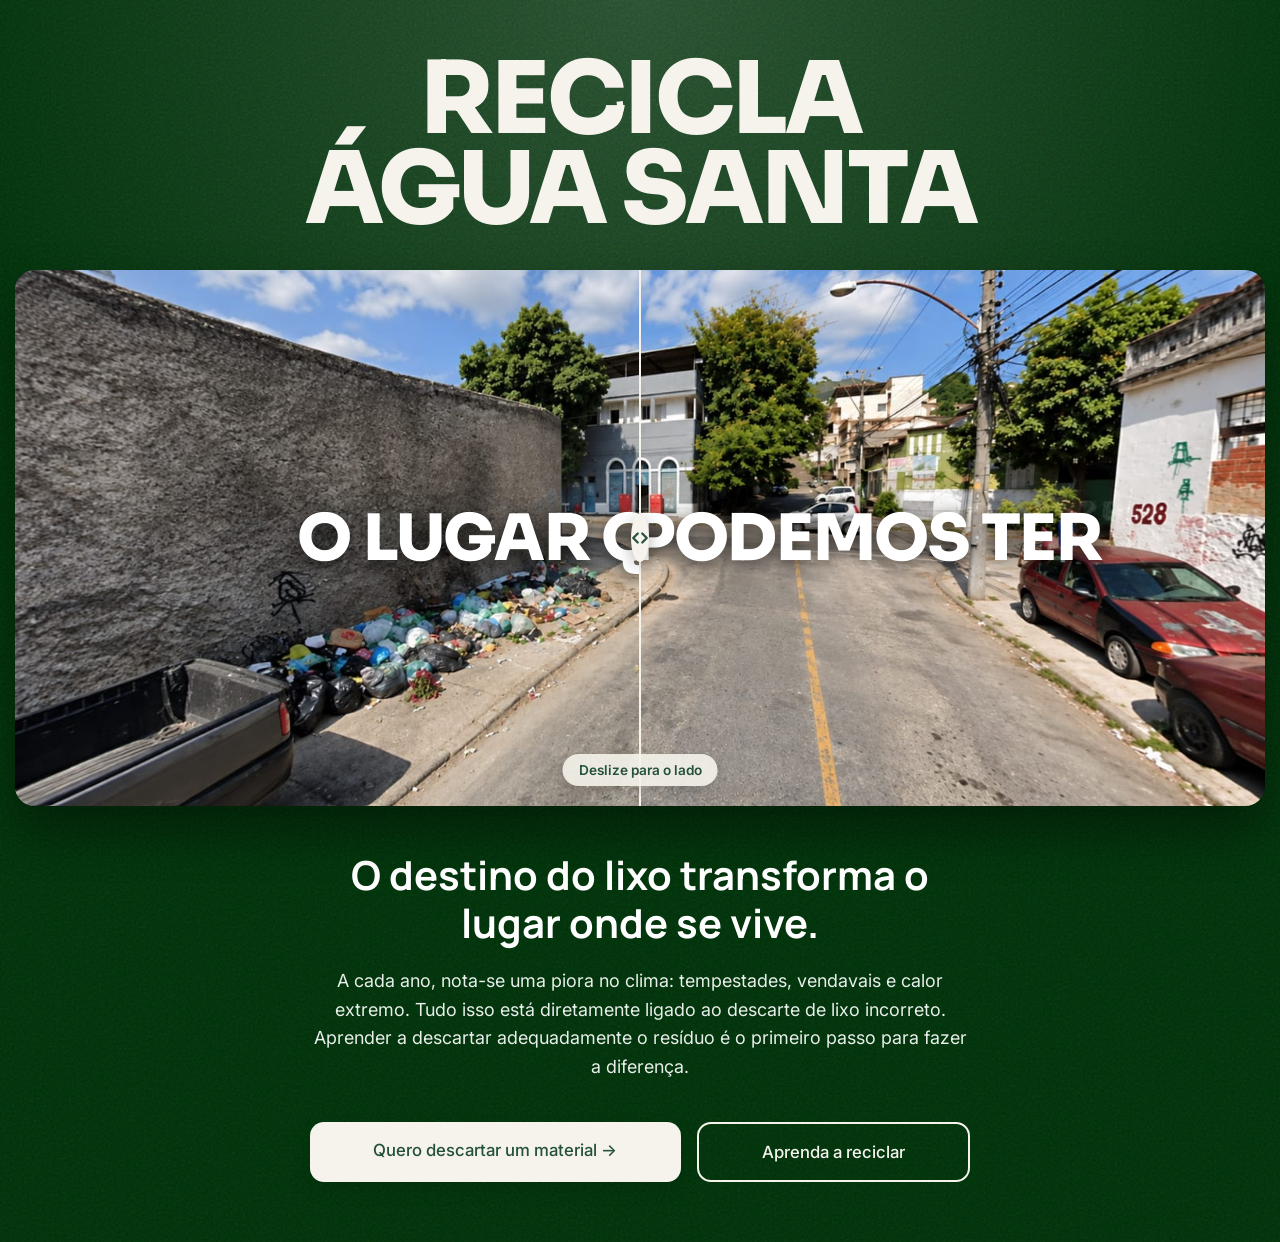
<file: index.html>
<!DOCTYPE html>
<html lang="pt-BR">
<head>
    <meta charset="UTF-8">
    <meta name="viewport" content="width=device-width, initial-scale=1.0">
    <title>Recicla Água Santa</title>
    
    <link rel="icon" type="image/png" href="logo-pino.png">
    
    <link rel="preconnect" href="https://fonts.googleapis.com">
    <link rel="preconnect" href="https://fonts.gstatic.com" crossorigin>
    <link href="https://fonts.googleapis.com/css2?family=Inter:wght@400;500&family=Manrope:wght@700&family=Sora:wght@800&display=swap" rel="stylesheet">
    <link rel="stylesheet" href="style.css">
    <link rel="manifest" href="manifest.json">
    <meta name="theme-color" content="#03300b">
    <link rel="apple-touch-icon" href="logo-pino.png">
</head>
<body class="pagina-interna text-page">
</head>
<body>
    <script>
      if ('serviceWorker' in navigator) {
        window.addEventListener('load', () => {
          navigator.serviceWorker.register('/sw.js')
            .then(reg => console.log('Service Worker registrado!'))
            .catch(err => console.log('Erro no Service Worker', err));
        });
      }
    </script>
</body>
</html>

    <div class="primeira-dobra">
        
        <nav class="navbar">
            <h1 class="marca">
                RE<span class="custom-c">C</span>ICLA<br>
                ÁGUA SANTA
            </h1>
        </nav>

<main class="conteudo-principal">
            
            <section class="slider-container">
                <div class="imagem-comparacao">
                    <div class="slider-camada camada-fundo">
                        <img src="rua-limpa.jpg" alt="O lugar que podemos ter">
                        <div class="overlay-texto">O LUGAR QUE PODEMOS TER</div>
                    </div>
                    
                    <div class="slider-camada camada-frente" id="img-frente">
                        <img src="rua-suja.jpg" alt="O lugar que temos">
                        <div class="overlay-texto">O LUGAR QUE TEMOS</div>
                    </div>
                    
                    <input type="range" min="0" max="100" value="50" id="slider" class="slider-controle">
                    
                    <div class="linha-divisoria" id="linha">
                        <div class="setas">
                            <svg width="18" height="18" viewBox="0 0 24 24" fill="none" stroke="currentColor" stroke-width="3" stroke-linecap="round" stroke-linejoin="round">
                                <path d="M9 18l-6-6 6-6M15 18l6-6-6-6"/>
                            </svg>
                        </div>
                    </div>
                    
                    <div class="badge-instrucao">Deslize para o lado</div>
                </div>
            </section>

            <section class="textos">
                <h2>O destino do lixo transforma o lugar onde se&nbsp;vive.</h2>
                <p>A cada ano, nota-se uma piora no clima: tempestades, vendavais e calor extremo. Tudo isso está diretamente ligado ao descarte de lixo incorreto. Aprender a descartar adequadamente o resíduo é o primeiro passo para fazer a&nbsp;diferença.</p>
            </section>

            <section class="botoes-acao">
                <a href="busca.html" class="btn-principal">Quero descartar um material &rarr;</a>
                <a href="conscientizacao.html" class="btn-secundario">Aprenda a reciclar</a>
            </section>

        </main>

    </div>

    <script>
        const controleSlider = document.getElementById('slider');
        const imgFrente = document.getElementById('img-frente');
        const linhaDivisoria = document.getElementById('linha');

        // A nova mágica: usando clip-path para mascarar a imagem da frente
        controleSlider.addEventListener('input', (e) => {
            const valor = e.target.value;
            const corteDireita = 100 - valor;
            
            // Recorta a imagem da direita para a esquerda
            imgFrente.style.clipPath = `inset(0 ${corteDireita}% 0 0)`;
            linhaDivisoria.style.left = valor + "%";
        });
    </script>
</body>
</html>
</file>
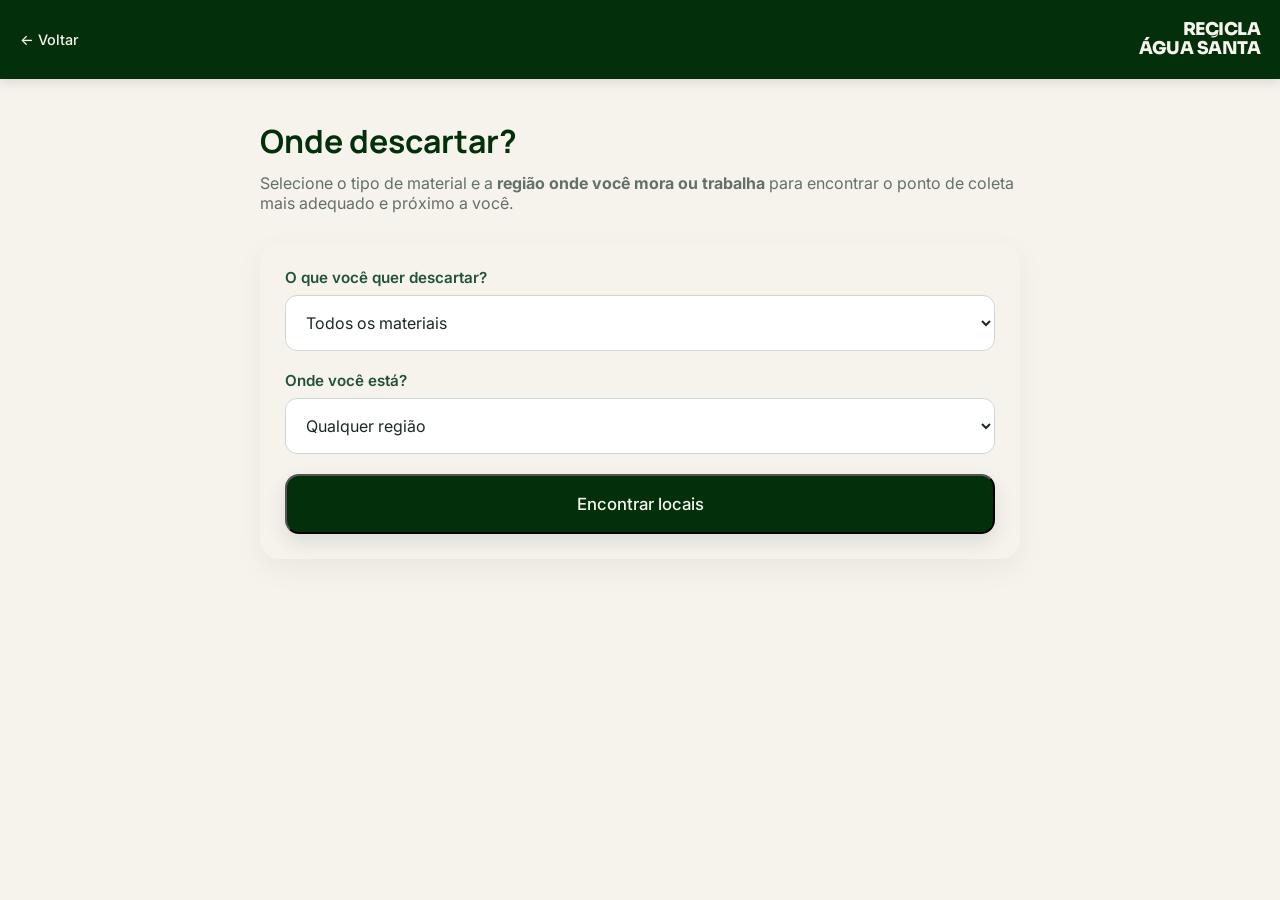
<file: busca.html>
<!DOCTYPE html>
<html lang="pt-BR">
<head>
    <meta charset="UTF-8">
    <meta name="viewport" content="width=device-width, initial-scale=1.0">
    <title>EcoMapa - Recicla Água Santa</title>
    <link rel="icon" type="image/png" href="logo-pino.png">
    <link rel="preconnect" href="https://fonts.googleapis.com">
    <link rel="preconnect" href="https://fonts.gstatic.com" crossorigin>
    <link href="https://fonts.googleapis.com/css2?family=Inter:wght@400;500;600&family=Manrope:wght@700&family=Sora:wght@800&display=swap" rel="stylesheet">
    <link rel="stylesheet" href="style.css">
    <link rel="manifest" href="manifest.json">
    <meta name="theme-color" content="#03300b">
    <link rel="apple-touch-icon" href="logo-pino.png">
</head>
<body class="pagina-interna text-page">
</head>
<body class="pagina-interna">
    <script>
      if ('serviceWorker' in navigator) {
        window.addEventListener('load', () => {
          navigator.serviceWorker.register('/sw.js')
            .then(reg => console.log('Service Worker registrado!'))
            .catch(err => console.log('Erro no Service Worker', err));
        });
      }
    </script>
</body>
</html>
    <nav class="navbar interna">
        <a href="index.html" class="btn-voltar">&larr; Voltar</a>
        <h1 class="marca menor">RE<span class="custom-c">C</span>ICLA<br>ÁGUA SANTA</h1>
    </nav>

    <main class="busca-container">
        <div class="cabecalho-busca">
            <h2>Onde descartar?</h2>
            <p>Selecione o tipo de material e a <strong>região onde você mora ou trabalha</strong> para encontrar o ponto de coleta mais adequado e próximo a&nbsp;você.</p>
        </div>

        <div class="filtro-card">
            <div class="form-group">
                <label for="tipo-material">O que você quer descartar?</label>
                <select id="tipo-material">
                    <option value="todos">Todos os materiais</option>
                    <option value="oleo">Óleo de Cozinha</option>
                    <option value="eletronico">Lixo Eletrônico (Fios, Celulares, Baterias)</option>
                    <option value="reciclavel">Recicláveis Comuns (Papelão, Plástico, Lâmpadas, Vidro)</option>
                </select>
            </div>

            <div class="form-group">
                <label for="regiao">Onde você está?</label>
                <select id="regiao">
                    <option value="todas">Qualquer região</option>
                    <option value="norte">Zona Norte (Água Santa, Méier, Madureira, Tijuca)</option>
                    <option value="sudoeste">Zona Sudoeste (Jacarepaguá, Barra da Tijuca, Recreio)</option>
                    <option value="sul-centro">Centro e Zona Sul (Copacabana, Botafogo, Lapa)</option>
                </select>
            </div>

            <button id="btn-buscar" class="btn-principal full-width">Encontrar locais</button>
        </div>

        <div id="resultados" class="resultados-container"></div>
    </main>

<script>
const pontosColeta = [
            {
                nome: "Líder Óleo - Coleta de Óleo Vegetal",
                material: "oleo",
                regiao: ["norte", "sudoeste", "sul-centro"],
                endereco: "Atendimento Móvel (Coleta em toda a Zona Norte, sudoeste e Centro)",
                contato: "(21) 98118-2020",
                tags: ["Faz coleta na Associação", "Compra óleo usado", "Troca por produtos de limpeza"]
                // Sem link/botão extra pois as URLs estavam inativas
            },
            {
                nome: "Soya Recicla / Disque Óleo",
                material: "oleo",
                regiao: ["norte", "sudoeste"],
                endereco: "Coleta agendada para condomínios e associações (Atende Grande Méier e Jacarepaguá)",
                contato: "0800 770 0156",
                tags: ["Coleta em grandes volumes", "Focado em Associações"]
                // Sem link/botão extra pois as URLs estavam inativas
            },
            {
                nome: "Programa PROVE (Supermercados Mundial)",
                material: "oleo",
                regiao: "norte",
                endereco: "R. Gustavo Riedel, 26 - Engenho de Dentro",
                contato: "(21) 2593-3335 | @supermercadosmundial",
                tags: ["Recebe garrafas PET com óleo", "Ponto Fixo"],
                linkUrl: "https://www.google.com/maps/search/?api=1&query=Rua+Gustavo+Riedel,+26+-+Engenho+de+Dentro,+Rio+de+Janeiro",
                tipoLink: "mapa"
            },
            {
                nome: "Green Eletron - NorteShopping",
                material: "eletronico",
                regiao: "norte",
                endereco: "Av. Dom Hélder Câmara, 5474 - Cachambi (Urnas no 1º Piso)",
                contato: "(21) 3178-5474 | @norteshoppingrj",
                tags: ["Ponto Fixo", "Urnas no 1º Piso", "Aceita pilhas e portáteis"],
                linkUrl: "https://www.google.com/maps/search/?api=1&query=Av.+Dom+Helder+Camara,+5474+-+Cachambi,+Rio+de+Janeiro",
                tipoLink: "mapa"
            },
            {
                nome: "TechTrash - Shopping Nova América",
                material: "eletronico",
                regiao: "norte",
                endereco: "Av. Pastor Martin Luther King Jr., 126 - Del Castilho",
                contato: "(21) 3083-1000 | @shoppingnovaamerica",
                tags: ["Ponto Fixo", "Descarte de Cabos e Celulares"],
                linkUrl: "https://www.google.com/maps/search/?api=1&query=Av.+Pastor+Martin+Luther+King+Jr.,+126+-+Del+Castilho,+Rio+de+Janeiro",
                tipoLink: "mapa"
            },
            {
                nome: "Ecoponto BarraShopping",
                material: "eletronico",
                regiao: "sudoeste",
                endereco: "Av. das Américas, 4666 - Barra da Tijuca",
                contato: "(21) 3089-1000 | @barrashoppingoficial",
                tags: ["Ponto Fixo", "Destinação Ecológica"],
                linkUrl: "https://www.google.com/maps/search/?api=1&query=Av.+das+Americas,+4666+-+Barra+da+Tijuca,+Rio+de+Janeiro",
                tipoLink: "mapa"
            },
            {
                nome: "Estação de Reciclagem Pão de Açúcar (Tijuca)",
                material: "reciclavel",
                regiao: "norte",
                endereco: "R. Conde de Bonfim, 175 - Tijuca",
                contato: "(21) 2254-4444 | @paodeacucar",
                tags: ["Aceita Plástico, Vidro e Papelão", "Ponto Fixo"],
                linkUrl: "https://www.google.com/maps/search/?api=1&query=R.+Conde+de+Bonfim,+175+-+Tijuca,+Rio+de+Janeiro",
                tipoLink: "mapa"
            },
            {
                nome: "Estação de Reciclagem Pão de Açúcar (Copacabana)",
                material: "reciclavel",
                regiao: "sul-centro",
                endereco: "Av. Nossa Sra. de Copacabana, 493 - Copacabana",
                contato: "(21) 2548-5222 | @paodeacucar",
                tags: ["Aceita Plástico, Vidro e Papelão", "Próximo ao Metrô"],
                linkUrl: "https://www.google.com/maps/search/?api=1&query=Av.+Nossa+Sra.+de+Copacabana,+493+-+Copacabana,+Rio+de+Janeiro",
                tipoLink: "mapa"
            },
            {
                nome: "Ecoponto Comlurb (Madureira)",
                material: "reciclavel",
                regiao: "norte",
                endereco: "Praça do Patriarca, s/n - Madureira",
                contato: "1746 (Central da Prefeitura) | @comlurbcomunica",
                tags: ["Aceita Recicláveis Volumosos", "Ponto Público"],
                linkUrl: "https://www.google.com/maps/search/?api=1&query=Praca+do+Patriarca+-+Madureira,+Rio+de+Janeiro",
                tipoLink: "mapa"
            },
            {
                nome: "Ecoponto Comlurb (Freguesia/Jacarepaguá)",
                material: "reciclavel",
                regiao: "sudoeste",
                endereco: "Rua Tirol, esquina com Rua Comandante Rubens Silva - Freguesia",
                contato: "1746 (Central da Prefeitura) | @comlurbcomunica",
                tags: ["Aceita Recicláveis Volumosos", "Ponto Público"],
                linkUrl: "https://www.google.com/maps/search/?api=1&query=Rua+Tirol+esquina+Comandante+Rubens+Silva,+Freguesia,+Rio+de+Janeiro",
                tipoLink: "mapa"
            }
        ];

        const btnBuscar = document.getElementById('btn-buscar');
        const selectMaterial = document.getElementById('tipo-material');
        const selectRegiao = document.getElementById('regiao');
        const containerResultados = document.getElementById('resultados');

        function renderizarResultados(lista) {
            containerResultados.innerHTML = ""; 
            
            if (lista.length === 0) {
                containerResultados.innerHTML = "<p class='sem-resultado'>Nenhum ponto de coleta encontrado para esses filtros. Tente alterar a região.</p>";
                return;
            }

            lista.forEach(ponto => {
                const tagsHTML = ponto.tags.map(tag => `<span class="tag">${tag}</span>`).join('');
                let btnHtml = "";
                
                if(ponto.linkUrl) {
                    if(ponto.tipoLink === "mapa") {
                        btnHtml = `<a href="${ponto.linkUrl}" target="_blank" class="btn-maps">
                                     <svg width="16" height="16" viewBox="0 0 24 24" fill="none" stroke="currentColor" stroke-width="2" style="margin-right: 5px; vertical-align: middle;"><path d="M21 10c0 7-9 13-9 13s-9-6-9-13a9 9 0 0 1 18 0z"></path><circle cx="12" cy="10" r="3"></circle></svg>
                                     Abrir no Mapa
                                   </a>`;
                    } else {
                        btnHtml = `<a href="${ponto.linkUrl}" target="_blank" class="btn-maps" style="background-color: var(--off-white); border: 1px solid var(--verde-claro-secundario);">
                                     <svg width="16" height="16" viewBox="0 0 24 24" fill="none" stroke="currentColor" stroke-width="2" style="margin-right: 5px; vertical-align: middle;"><path d="M18 13v6a2 2 0 0 1-2 2H5a2 2 0 0 1-2-2V8a2 2 0 0 1 2-2h6"></path><polyline points="15 3 21 3 21 9"></polyline><line x1="10" y1="14" x2="21" y2="3"></line></svg>
                                     Acessar Site
                                   </a>`;
                    }
                }
                
                const card = `
                    <div class="ponto-card">
                        <h3>${ponto.nome}</h3>
                        <p class="endereco">${ponto.endereco}</p>
                        <p class="contato">📞 ${ponto.contato}</p>
                        <div class="tags-container">${tagsHTML}</div>
                        ${btnHtml}
                    </div>
                `;
                containerResultados.innerHTML += card;
            });
        }

        btnBuscar.addEventListener('click', () => {
            const matBuscado = selectMaterial.value;
            const regBuscada = selectRegiao.value;

            const resultadosFiltrados = pontosColeta.filter(ponto => {
                const materialBate = matBuscado === 'todos' || ponto.material === matBuscado;
                let regiaoBate = false;
                if (regBuscada === 'todas') {
                    regiaoBate = true;
                } else if (Array.isArray(ponto.regiao)) {
                    regiaoBate = ponto.regiao.includes(regBuscada);
                } else {
                    regiaoBate = ponto.regiao === regBuscada;
                }
                
                return materialBate && regiaoBate;
            });

            renderizarResultados(resultadosFiltrados);
        });
    </script>
</body>
</html>
</file>
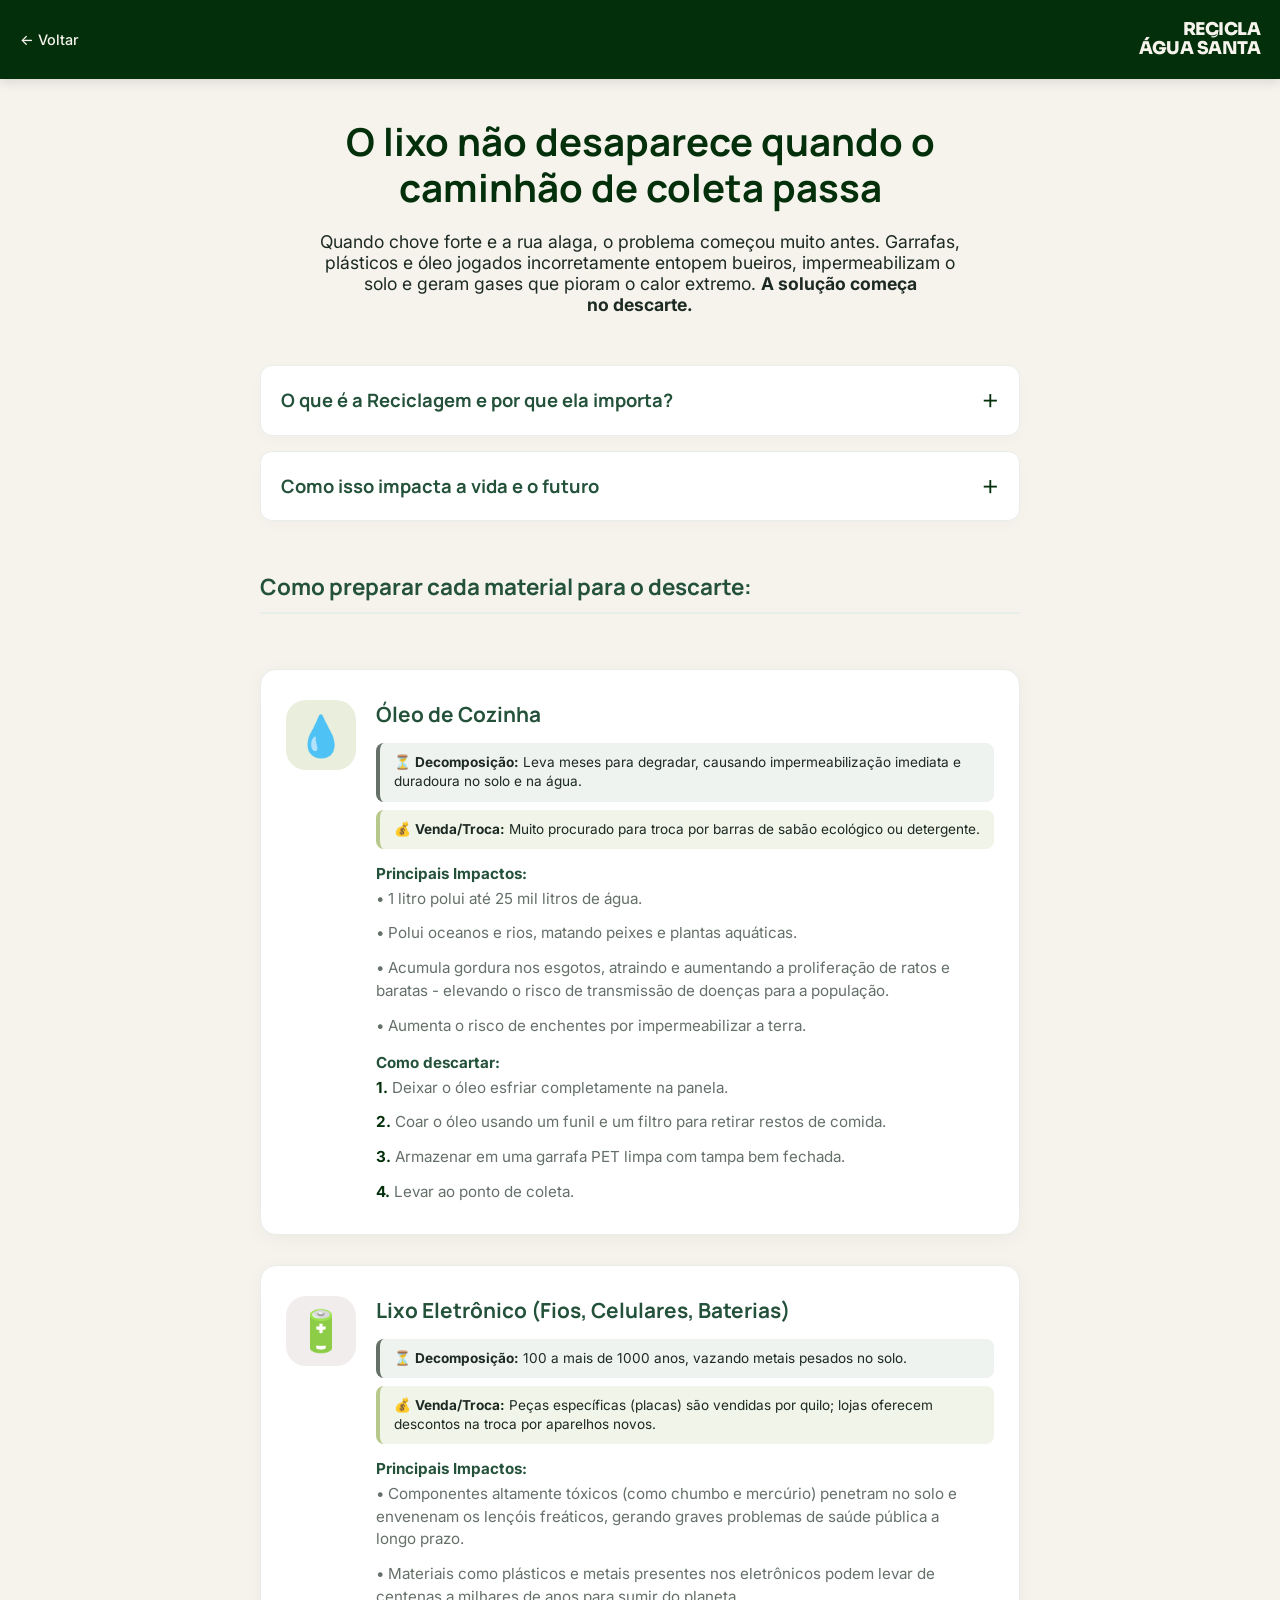
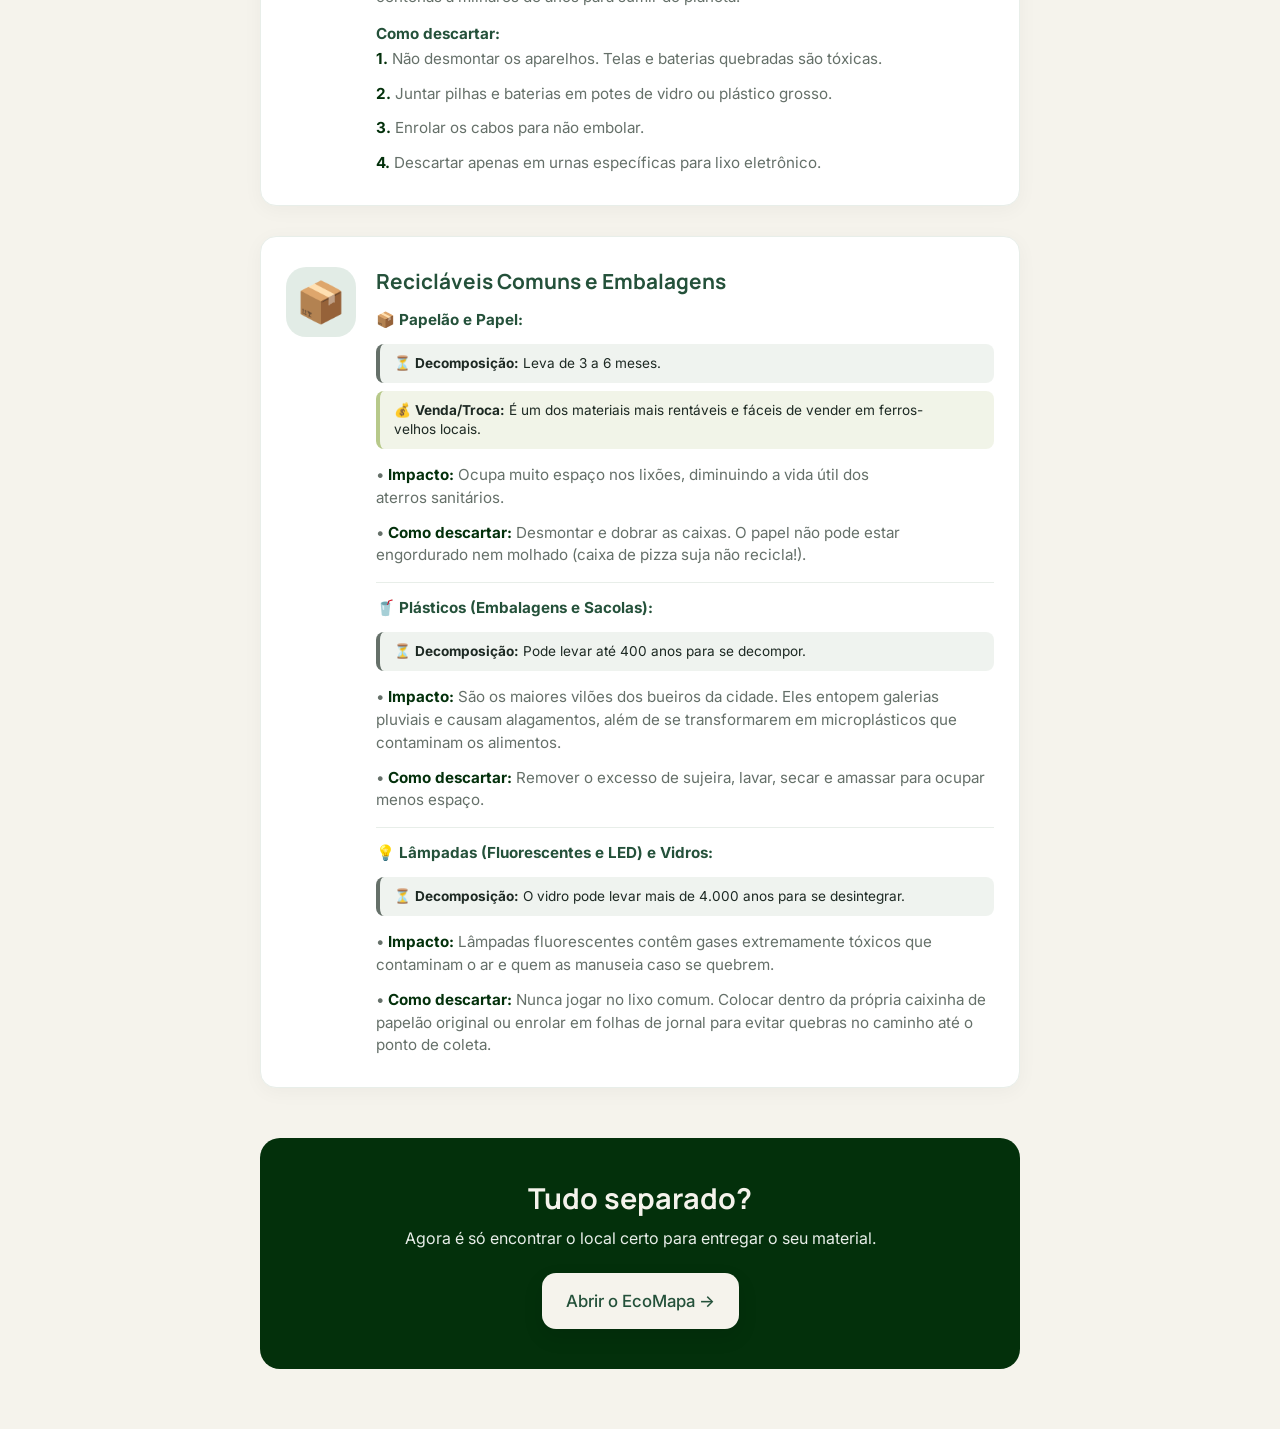
<file: conscientizacao.html>
<!DOCTYPE html>
<html lang="pt-BR">
<head>
    <meta charset="UTF-8">
    <meta name="viewport" content="width=device-width, initial-scale=1.0">
    <title>Aprenda a Reciclar - Recicla Água Santa</title>
    <link rel="icon" type="image/png" href="logo-pino.png">
    <link rel="preconnect" href="https://fonts.googleapis.com">
    <link rel="preconnect" href="https://fonts.gstatic.com" crossorigin>
    <link href="https://fonts.googleapis.com/css2?family=Inter:wght@400;500;600&family=Manrope:wght@700&family=Sora:wght@800&display=swap" rel="stylesheet">
    <link rel="stylesheet" href="style.css">
    <link rel="manifest" href="manifest.json">
    <meta name="theme-color" content="#03300b">
    <link rel="apple-touch-icon" href="logo-pino.png">
</head>
<body class="pagina-interna text-page">
    <script>
      if ('serviceWorker' in navigator) {
        window.addEventListener('load', () => {
          navigator.serviceWorker.register('/sw.js')
            .then(reg => console.log('Service Worker registrado!'))
            .catch(err => console.log('Erro no Service Worker', err));
        });
      }
    </script>
</body>
</html>

    <nav class="navbar interna">
        <a href="index.html" class="btn-voltar">&larr; Voltar</a>
        <h1 class="marca menor">RE<span class="custom-c">C</span>ICLA<br>ÁGUA SANTA</h1>
    </nav>

    <main class="conscientizacao-container">
        
        <section class="impacto-header">
            <h2><strong>O lixo não desaparece quando o caminhão de coleta passa</strong></h2>
            <p>Quando chove forte e a rua alaga, o problema começou muito antes. Garrafas, plásticos e óleo jogados incorretamente entopem bueiros, impermeabilizam o solo e geram gases que pioram o calor extremo. <strong>A solução começa no&nbsp;descarte.</strong></p>
        </section>

        <!-- Sessão Educativa com Toggles -->
        <section class="sessao-educativa">
            <details class="toggle-educativo">
                <summary><strong>O que é a Reciclagem e por que ela importa?</strong></summary>
                <div class="toggle-conteudo">
                    <p>Reciclar é transformar resíduos que iriam para o lixo em novos produtos. Mais do que proteger o meio ambiente, separar o lixo é proteger o bairro: o descarte correto evita o entupimento de bueiros, reduz alagamentos na região e impede que materiais tóxicos contaminem a água e o solo da&nbsp;comunidade.</p>
                </div>
            </details>

            <details class="toggle-educativo">
                <summary><strong>Como isso impacta a vida e o futuro</strong></summary>
                <div class="toggle-conteudo">
                    <p>Sabe-se que o lixo que é produzido afeta diretamente o <strong>clima do planeta</strong>. Quando os resíduos não são separados e os recicláveis acabam indo parar nos lixões e aterros sanitários junto com o lixo orgânico, a decomposição de toda essa mistura libera grandes quantidades de gás&nbsp;metano.</p>
                    <p>Esse é um gás de efeito estufa extremamente forte, que acelera o aquecimento global e é um dos grandes responsáveis por agravar os <strong>eventos climáticos extremos que o mundo está vivendo, como as fortes ondas de calor, vendavais e&nbsp;tempestades.</strong></p>
                    <p><strong>Na comunidade, o impacto desse descarte incorreto é imediato</strong>, entupindo os bueiros e as galerias pluviais, além de causar <strong>enchentes e alagamentos</strong> durante essas mesmas tempestades.</p>
                    <p>Somado a isso, não reciclar significa que a indústria precisa extrair cada vez mais matéria-prima da natureza (como petróleo para fabricar mais plástico e minérios para novos eletrônicos). Esse processo de extração e produção em massa consome muita energia e lança ainda mais <strong>toneladas de poluentes na atmosfera</strong>, criando uma bola de neve que <strong>piora o clima a cada ano</strong>. Separar o lixo é, literalmente, quebrar esse&nbsp;ciclo.</p>
                </div>
            </details>
        </section>

        <section class="guias-container">
            <h3 class="titulo-sessao">Como preparar cada material para o descarte:</h3>

            <!-- Card 1: Óleo -->
            <div class="guia-card">
                <div class="guia-icone oleo">💧</div>
                <div class="guia-conteudo">
                    <h4>Óleo de Cozinha</h4>
                    
                    <div class="dados-extras">
                        <span class="badge-tempo">⏳ <strong>Decomposição:</strong> Leva meses para degradar, causando impermeabilização imediata e duradoura no solo e na&nbsp;água.</span>
                        <span class="badge-venda">💰 <strong>Venda/Troca:</strong> Muito procurado para troca por barras de sabão ecológico ou&nbsp;detergente.</span>
                    </div>

                    <p class="exemplos-texto" style="margin-top: 15px;"><strong>Principais Impactos:</strong></p>
                    <ul class="passo-a-passo">
                        <li>• 1 litro polui até 25 mil litros de&nbsp;água.</li>
                        <li>• Polui oceanos e rios, matando peixes e plantas&nbsp;aquáticas.</li>
                        <li>• Acumula gordura nos esgotos, atraindo e aumentando a proliferação de ratos e baratas - elevando o risco de transmissão de doenças para a&nbsp;população.</li>
                        <li>• Aumenta o risco de enchentes por impermeabilizar a&nbsp;terra.</li>
                    </ul>

                    <p class="exemplos-texto" style="margin-top: 15px;"><strong>Como descartar:</strong></p>
                    <ul class="passo-a-passo">
                        <li><strong>1.</strong> Deixar o óleo esfriar completamente na&nbsp;panela.</li>
                        <li><strong>2.</strong> Coar o óleo usando um funil e um filtro para retirar restos de&nbsp;comida.</li>
                        <li><strong>3.</strong> Armazenar em uma garrafa PET limpa com tampa bem&nbsp;fechada.</li>
                        <li><strong>4.</strong> Levar ao ponto de&nbsp;coleta.</li>
                    </ul>
                </div>
            </div>

            <!-- Card 2: Eletrônicos -->
            <div class="guia-card">
                <div class="guia-icone eletronico">🔋</div>
                <div class="guia-conteudo">
                    <h4>Lixo Eletrônico (Fios, Celulares, Baterias)</h4>
                    
                    <div class="dados-extras">
                        <span class="badge-tempo">⏳ <strong>Decomposição:</strong> 100 a mais de 1000 anos, vazando metais pesados no&nbsp;solo.</span>
                        <span class="badge-venda">💰 <strong>Venda/Troca:</strong> Peças específicas (placas) são vendidas por quilo; lojas oferecem descontos na troca por aparelhos&nbsp;novos.</span>
                    </div>

                    <p class="exemplos-texto" style="margin-top: 15px;"><strong>Principais Impactos:</strong></p>
                    <ul class="passo-a-passo">
                        <li>• Componentes altamente tóxicos (como chumbo e mercúrio) penetram no solo e envenenam os lençóis freáticos, gerando graves problemas de saúde pública a longo&nbsp;prazo.</li>
                        <li>• Materiais como plásticos e metais presentes nos eletrônicos podem levar de centenas a milhares de anos para sumir do&nbsp;planeta.</li>
                    </ul>

                    <p class="exemplos-texto" style="margin-top: 15px;"><strong>Como descartar:</strong></p>
                    <ul class="passo-a-passo">
                        <li><strong>1.</strong> Não desmontar os aparelhos. Telas e baterias quebradas são&nbsp;tóxicas.</li>
                        <li><strong>2.</strong> Juntar pilhas e baterias em potes de vidro ou plástico&nbsp;grosso.</li>
                        <li><strong>3.</strong> Enrolar os cabos para não&nbsp;embolar.</li>
                        <li><strong>4.</strong> Descartar apenas em urnas específicas para lixo&nbsp;eletrônico.</li>
                    </ul>
                </div>
            </div>

            <!-- Card 3: Recicláveis Comuns -->
            <div class="guia-card">
                <div class="guia-icone reciclavel">📦</div>
                <div class="guia-conteudo">
                    <h4>Recicláveis Comuns e Embalagens</h4>
                    
                    <!-- Subitem: Papelão -->
                    <div style="margin-top: 15px; border-bottom: 1px solid #e8eee9; padding-bottom: 15px;">
                        <p class="exemplos-texto"><strong>📦 Papelão e Papel:</strong></p>
                        <div class="dados-extras">
                            <span class="badge-tempo">⏳ <strong>Decomposição:</strong> Leva de 3 a 6&nbsp;meses.</span>
                            <span class="badge-venda">💰 <strong>Venda/Troca:</strong> É um dos materiais mais rentáveis e fáceis de vender em ferros-velhos&nbsp;locais.</span>
                        </div>
                        <ul class="passo-a-passo" style="margin-top: 10px;">
                            <li>• <strong>Impacto:</strong> Ocupa muito espaço nos lixões, diminuindo a vida útil dos aterros&nbsp;sanitários.</li>
                            <li>• <strong>Como descartar:</strong> Desmontar e dobrar as caixas. O papel não pode estar engordurado nem molhado (caixa de pizza suja não&nbsp;recicla!).</li>
                        </ul>
                    </div>

                    <!-- Subitem: Plásticos -->
                    <div style="margin-top: 15px; border-bottom: 1px solid #e8eee9; padding-bottom: 15px;">
                        <p class="exemplos-texto"><strong>🥤 Plásticos (Embalagens e Sacolas):</strong></p>
                        <div class="dados-extras">
                            <span class="badge-tempo">⏳ <strong>Decomposição:</strong> Pode levar até 400 anos para se&nbsp;decompor.</span>
                        </div>
                        <ul class="passo-a-passo" style="margin-top: 10px;">
                            <li>• <strong>Impacto:</strong> São os maiores vilões dos bueiros da cidade. Eles entopem galerias pluviais e causam alagamentos, além de se transformarem em microplásticos que contaminam os&nbsp;alimentos.</li>
                            <li>• <strong>Como descartar:</strong> Remover o excesso de sujeira, lavar, secar e amassar para ocupar menos&nbsp;espaço.</li>
                        </ul>
                    </div>

                    <!-- Subitem: Lâmpadas e Vidro -->
                    <div style="margin-top: 15px;">
                        <p class="exemplos-texto"><strong>💡 Lâmpadas (Fluorescentes e LED) e Vidros:</strong></p>
                        <div class="dados-extras">
                            <span class="badge-tempo">⏳ <strong>Decomposição:</strong> O vidro pode levar mais de 4.000 anos para se&nbsp;desintegrar.</span>
                        </div>
                        <ul class="passo-a-passo" style="margin-top: 10px;">
                            <li>• <strong>Impacto:</strong> Lâmpadas fluorescentes contêm gases extremamente tóxicos que contaminam o ar e quem as manuseia caso se&nbsp;quebrem.</li>
                            <li>• <strong>Como descartar:</strong> Nunca jogar no lixo comum. Colocar dentro da própria caixinha de papelão original ou enrolar em folhas de jornal para evitar quebras no caminho até o ponto de&nbsp;coleta.</li>
                        </ul>
                    </div>

                </div>
            </div>
        </section>

        <section class="cta-final">
            <h3>Tudo separado?</h3>
            <p>Agora é só encontrar o local certo para entregar o seu&nbsp;material.</p>
            <a href="busca.html" class="btn-principal">Abrir o EcoMapa &rarr;</a>
        </section>

    </main>

</body>
</html>
</file>
<file: style.css>
:root {
    --verde-principal: #03300b; 
    --verde-escuro: #24513A;
    --off-white: #F5F3EC;
    --verde-claro-secundario: #E8EEE9;
    --verde-lima: #B7C98A;
    
    --texto-escuro: #1D2923;
    --texto-secundario: #657069;

    --fonte-marca: 'Sora', sans-serif;
    --fonte-titulo: 'Manrope', sans-serif;
    --fonte-texto: 'Inter', sans-serif;
}

* {
    margin: 0;
    padding: 0;
    box-sizing: border-box;
}

body {
    background-color: var(--verde-principal);
    font-family: var(--fonte-texto);
    -webkit-font-smoothing: antialiased;
}

/* CONTAINER DA PRIMEIRA DOBRA COM ILUMINAÇÃO VISÍVEL */
.primeira-dobra {
    /* Luz verde mais vibrante no topo (#0d5c24) para vencer o contraste da tela */
    background: radial-gradient(circle at 50% 0%, #0d5c24 0%, var(--verde-principal) 75%);
    min-height: 100vh;
    display: flex;
    flex-direction: column;
    padding-bottom: 60px;
    position: relative; 
}

/* CONTAINER DA PRIMEIRA DOBRA COM LUZ BRANCA */
.primeira-dobra {
    /* Cor base e o brilho branco no topo */
    background-color: var(--verde-principal);
    background-image: radial-gradient(circle at 50% 0%, rgba(255, 255, 255, 0.15) 0%, rgba(255, 255, 255, 0) 50%);
    
    min-height: 100vh;
    display: flex;
    flex-direction: column;
    padding-bottom: 60px;
    position: relative; /* Necessário para a textura cobrir tudo */
}

/* CONTAINER DA PRIMEIRA DOBRA COM LUZ BRANCA */
.primeira-dobra {
    background-color: var(--verde-principal);
    background-image: radial-gradient(circle at 50% 0%, rgba(255, 255, 255, 0.15) 0%, rgba(255, 255, 255, 0) 50%);
    
    min-height: 100vh;
    display: flex;
    flex-direction: column;
    padding-bottom: 60px;
    position: relative; 
}

/* TEXTURA DE RUÍDO PIXELADO NA TELA INTEIRA (MAIS FORTE) */
.primeira-dobra::before {
    content: "";
    position: absolute;
    top: 0;
    left: 0;
    width: 100%;
    height: 100%;
    
    /* Aumentei a opacidade de 0.08 para 0.4 para o ruído aparecer bem */
    background-image: url("data:image/svg+xml,%3Csvg viewBox='0 0 200 200' xmlns='http://www.w3.org/2000/svg'%3E%3Cfilter id='noiseFilter'%3E%3CfeTurbulence type='fractalNoise' baseFrequency='2.5' numOctaves='3' stitchTiles='stitch'/%3E%3C/filter%3E%3Crect width='100%25' height='100%25' filter='url(%23noiseFilter)' opacity='0.4'/%3E%3C/svg%3E");
    
    /* Troquei para soft-light para os pontinhos não sumirem no verde escuro */
    mix-blend-mode: soft-light; 
    
    pointer-events: none; 
    z-index: 0; 
}

/* Proteção para os textos e imagens ficarem nítidos por cima da textura */
.navbar, .conteudo-principal {
    position: relative;
    z-index: 1;
}


.navbar {
    padding: 6vh 20px 4vh 20px;
    text-align: center;
}

.marca {
    font-family: var(--fonte-marca);
    font-weight: 800;
    font-size: clamp(48px, 9vw, 100px); 
    line-height: 0.9;
    color: var(--off-white);
    text-transform: uppercase;
    letter-spacing: -0.03em;
}

.custom-c {
    position: relative;
    display: inline-block;
}

.custom-c::after {
    content: '';
    position: absolute;
    bottom: 0.08em;
    right: -0.05em;
    width: 0.45em;
    height: 0.45em;
    background-image: url("data:image/svg+xml,%3Csvg viewBox='0 0 100 100' xmlns='http://www.w3.org/2000/svg'%3E%3Cpath d='M10,85 C50,90 85,75 80,30' fill='none' stroke='%23F5F3EC' stroke-width='14' stroke-linecap='square' /%3E%3C/svg%3E");
    background-repeat: no-repeat;
    background-position: bottom left;
    background-size: contain;
    pointer-events: none;
}

.conteudo-principal {
    display: flex;
    flex-direction: column;
    align-items: center;
    width: 100%;
}

.slider-container {
    width: 100%;
    max-width: 1400px;
    padding: 0 15px;
    margin-bottom: 5vh;
}

.imagem-comparacao {
    position: relative;
    width: 100%;
    aspect-ratio: 4 / 3;
    border-radius: 20px;
    overflow: hidden;
    box-shadow: 0 24px 48px rgba(0,0,0,0.4);
    background-color: var(--verde-principal);
}

@media (min-width: 768px) {
    .imagem-comparacao {
        aspect-ratio: 21 / 9;
    }
}

/* NOVA ESTRUTURA DO SLIDER (Tamanho fixo de 100% para ambos) */
.slider-camada {
    position: absolute;
    top: 0;
    left: 0;
    width: 100%;
    height: 100%;
}

.camada-fundo img, .camada-frente img {
    width: 100%;
    height: 100%;
    object-fit: cover;
    object-position: center;
}

.camada-frente {
    /* Estado inicial: cortado 50% a partir da direita */
    clip-path: inset(0 50% 0 0);
    z-index: 2;
}

/* Textos perfeitamente alinhados e estáticos */
.overlay-texto {
    position: absolute;
    top: 50%;
    left: 50%;
    transform: translate(-50%, -50%);
    font-family: var(--fonte-marca);
    font-size: clamp(24px, 6vw, 64px);
    font-weight: 800;
    color: #FFFFFF;
    text-shadow: 0 4px 20px rgba(0,0,0,0.8);
    white-space: nowrap;
    letter-spacing: -0.02em;
    pointer-events: none;
}

.badge-instrucao {
    position: absolute;
    bottom: 20px;
    left: 50%;
    transform: translateX(-50%);
    background-color: rgba(245, 243, 236, 0.9);
    color: var(--verde-escuro);
    font-family: var(--fonte-texto);
    font-weight: 600;
    font-size: 0.85rem;
    padding: 8px 16px;
    border-radius: 50px;
    z-index: 10;
    box-shadow: 0 4px 12px rgba(0,0,0,0.15);
    pointer-events: none;
}

.linha-divisoria {
    position: absolute;
    top: 0;
    bottom: 0;
    left: 50%;
    width: 2px;
    background-color: var(--off-white);
    transform: translateX(-50%);
    pointer-events: none;
    z-index: 10;
    display: flex;
    align-items: center;
    justify-content: center;
}

.setas {
    background-color: var(--off-white);
    color: var(--verde-escuro);
    border-radius: 50%;
    width: 48px;
    height: 48px;
    display: flex;
    align-items: center;
    justify-content: center;
    box-shadow: 0 4px 16px rgba(0,0,0,0.3);
}

.slider-controle {
    position: absolute;
    top: 0;
    left: 0;
    width: 100%;
    height: 100%;
    opacity: 0;
    cursor: ew-resize;
    z-index: 20;
}

.textos {
    text-align: center;
    max-width: 700px;
    padding: 0 20px;
    margin-bottom: 40px;
}

.textos h2 {
    font-family: var(--fonte-titulo);
    font-weight: 700;
    font-size: clamp(24px, 3.5vw, 40px);
    color: #FFFFFF;
    line-height: 1.2;
    margin-bottom: 20px;
}

.textos p {
    font-family: var(--fonte-texto);
    font-weight: 400;
    font-size: clamp(16px, 2vw, 18px);
    color: var(--verde-claro-secundario);
    line-height: 1.6;
}

.botoes-acao {
    display: flex;
    flex-direction: column;
    gap: 16px;
    width: 100%;
    max-width: 400px;
    padding: 0 20px;
}

@media (min-width: 600px) {
    .botoes-acao {
        flex-direction: row;
        max-width: 700px;
        justify-content: center;
    }
}

.btn-principal, .btn-secundario {
    font-family: var(--fonte-texto);
    font-weight: 500;
    text-align: center;
    text-decoration: none;
    padding: 18px 24px;
    border-radius: 14px;
    font-size: 1.05rem;
    transition: all 0.3s ease;
}

.btn-principal {
    background-color: var(--off-white);
    color: var(--verde-escuro);
    box-shadow: 0 8px 20px rgba(0,0,0,0.1);
    flex-grow: 1;
}

.btn-secundario {
    background-color: transparent;
    color: var(--off-white);
    border: 2px solid var(--off-white);
    flex-grow: 1;
}

.btn-principal:hover {
    transform: translateY(-2px);
    background-color: #FFFFFF;
}

.btn-secundario:hover {
    background-color: rgba(245, 243, 236, 0.1);
}

/* ========================================= */
/* --- ESTILOS DA PÁGINA DE BUSCA (ECOMAPA) -- */
/* ========================================= */

.pagina-interna {
    background-color: var(--verde-claro-secundario);
    color: var(--texto-escuro);
    min-height: 100vh;
}

.navbar.interna {
    background-color: var(--verde-principal);
    display: flex;
    justify-content: space-between;
    align-items: center;
    padding: 20px 20px;
    box-shadow: 0 4px 10px rgba(0,0,0,0.1);
}

.btn-voltar {
    color: var(--off-white);
    text-decoration: none;
    font-family: var(--fonte-texto);
    font-weight: 500;
    font-size: 0.9rem;
}

.marca.menor {
    font-size: 1.5rem;
    margin: 0;
}

.busca-container {
    max-width: 800px;
    margin: 0 auto;
    padding: 40px 20px;
}

.cabecalho-busca h2 {
    font-family: var(--fonte-titulo);
    font-size: 2rem;
    color: var(--verde-principal);
    margin-bottom: 10px;
}

.cabecalho-busca p {
    color: var(--texto-secundario);
    margin-bottom: 30px;
}

.filtro-card {
    background-color: var(--off-white);
    padding: 25px;
    border-radius: 20px;
    box-shadow: 0 10px 30px rgba(0,0,0,0.05);
    margin-bottom: 40px;
}

.form-group {
    margin-bottom: 20px;
}

.form-group label {
    display: block;
    font-family: var(--fonte-texto);
    font-weight: 600;
    color: var(--verde-escuro);
    margin-bottom: 8px;
    font-size: 0.95rem;
}

.form-group select {
    width: 100%;
    padding: 16px;
    border-radius: 12px;
    border: 1px solid #d1d8d4;
    background-color: #FFFFFF;
    font-family: var(--fonte-texto);
    font-size: 1rem;
    color: var(--texto-escuro);
    outline: none;
    transition: border 0.3s;
}

.form-group select:focus {
    border-color: var(--verde-principal);
}

.btn-principal.full-width {
    width: 100%;
    background-color: var(--verde-principal);
    color: var(--off-white);
}

.btn-principal.full-width:hover {
    background-color: var(--verde-escuro);
}

/* CARDS DE RESULTADO */
.resultados-container {
    display: flex;
    flex-direction: column;
    gap: 20px;
}

.ponto-card {
    background-color: #FFFFFF;
    padding: 25px;
    border-radius: 16px;
    border-left: 6px solid var(--verde-principal);
    box-shadow: 0 4px 15px rgba(0,0,0,0.03);
    transition: transform 0.2s;
}

.ponto-card:hover {
    transform: translateX(5px);
}

.ponto-card h3 {
    font-family: var(--fonte-titulo);
    color: var(--verde-escuro);
    font-size: 1.3rem;
    margin-bottom: 12px;
}

.endereco, .contato {
    font-size: 0.95rem;
    color: var(--texto-secundario);
    margin-bottom: 6px;
}

.tags-container {
    margin-top: 15px;
    display: flex;
    gap: 8px;
    flex-wrap: wrap;
}

.tag {
    background-color: var(--verde-lima);
    color: var(--verde-escuro);
    padding: 6px 12px;
    border-radius: 50px;
    font-size: 0.75rem;
    font-weight: 600;
    font-family: var(--fonte-texto);
}

.sem-resultado {
    text-align: center;
    color: var(--texto-secundario);
    font-weight: 500;
    padding: 20px;
}
/* AJUSTES FINAIS PARA A PÁGINA DE BUSCA */

/* Ajusta o tamanho da logo na barra do EcoMapa para caber em 2 linhas */
.marca.menor {
    font-size: 1.1rem;
    text-align: right;
    line-height: 1.1;
    margin: 0;
}

/* Botão do Google Maps */
.btn-maps {
    display: inline-block;
    margin-top: 18px;
    padding: 10px 16px;
    background-color: var(--verde-claro-secundario);
    color: var(--verde-escuro);
    text-decoration: none;
    border-radius: 8px;
    font-family: var(--fonte-texto);
    font-size: 0.9rem;
    font-weight: 600;
    transition: background 0.3s;
}

.btn-maps:hover {
    background-color: var(--verde-lima);
    color: var(--texto-escuro);
}

/* ========================================= */
/* -- ESTILOS DA PÁGINA DE CONSCIENTIZAÇÃO - */
/* ========================================= */

.text-page {
    background-color: var(--off-white);
}

.conscientizacao-container {
    max-width: 800px;
    margin: 0 auto;
    padding: 40px 20px 60px 20px;
}

/* Cabeçalho de Impacto */
.impacto-header {
    text-align: center;
    margin-bottom: 50px;
}

.impacto-header h2 {
    font-family: var(--fonte-titulo);
    font-size: clamp(1.8rem, 3vw, 2.5rem);
    color: var(--verde-principal);
    line-height: 1.2;
    margin-bottom: 20px;
}

.impacto-header p {
    font-size: 1.1rem;
    color: var(--texto-escuro);
    max-width: 650px;
    margin: 0 auto;
}

.titulo-sessao {
    font-family: var(--fonte-titulo);
    font-size: 1.4rem;
    color: var(--verde-escuro);
    margin-bottom: 25px;
    border-bottom: 2px solid var(--verde-claro-secundario);
    padding-bottom: 10px;
}

/* Cards de Guia Prático */
.guias-container {
    display: flex;
    flex-direction: column;
    gap: 30px;
    margin-bottom: 50px;
}

.guia-card {
    background-color: #FFFFFF;
    border-radius: 16px;
    padding: 30px 25px;
    display: flex;
    flex-direction: column;
    gap: 20px;
    box-shadow: 0 4px 20px rgba(0,0,0,0.04);
    border: 1px solid var(--verde-claro-secundario);
}

@media (min-width: 600px) {
    .guia-card {
        flex-direction: row;
        align-items: flex-start;
    }
}

/* Ícones usando a paleta de cores combinada */
.guia-icone {
    font-size: 2.5rem;
    background-color: var(--verde-claro-secundario);
    width: 70px;
    height: 70px;
    display: flex;
    align-items: center;
    justify-content: center;
    border-radius: 20px;
    flex-shrink: 0;
}

.guia-icone.oleo { background-color: rgba(183, 201, 138, 0.3); } /* Verde lima bem fraco */
.guia-icone.eletronico { background-color: rgba(121, 85, 72, 0.1); } /* O Marrom terra aparece aqui! */
.guia-icone.reciclavel { background-color: rgba(63, 125, 90, 0.15); } 

.guia-conteudo h4 {
    font-family: var(--fonte-titulo);
    font-size: 1.3rem;
    color: var(--verde-escuro);
    margin-bottom: 5px;
}

.impacto-dado {
    font-size: 0.9rem;
    color: var(--marrom-terra); /* Marrom usado como alerta/destaque */
    font-weight: 600;
    margin-bottom: 15px;
    background-color: rgba(121, 85, 72, 0.05);
    padding: 8px 12px;
    border-radius: 8px;
    display: inline-block;
}

.passo-a-passo {
    list-style: none;
    display: flex;
    flex-direction: column;
    gap: 12px;
}

.passo-a-passo li {
    font-size: 0.95rem;
    color: var(--texto-secundario);
    line-height: 1.5;
}

.passo-a-passo li strong {
    color: var(--verde-principal);
}

/* CTA Final */
.cta-final {
    background-color: var(--verde-principal);
    padding: 40px 30px;
    border-radius: 20px;
    text-align: center;
    color: var(--off-white);
}

.cta-final h3 {
    font-family: var(--fonte-titulo);
    font-size: 1.8rem;
    margin-bottom: 10px;
}

.cta-final p {
    margin-bottom: 25px;
    color: var(--verde-claro-secundario);
}

.cta-final .btn-principal {
    background-color: var(--off-white);
    color: var(--verde-escuro);
    display: inline-block;
}

.cta-final .btn-principal:hover {
    background-color: #FFFFFF;
    transform: translateY(-2px);
}
/* AJUSTES PARA AS TAGS DE DADOS EXTRAS NA CONSCIENTIZAÇÃO */

.dados-extras {
    display: flex;
    flex-direction: column;
    gap: 8px;
    margin: 15px 0;
}

.badge-tempo, .badge-venda {
    font-size: 0.85rem;
    padding: 10px 14px;
    border-radius: 8px;
    line-height: 1.4;
    font-family: var(--fonte-texto);
    color: var(--texto-escuro);
}

.badge-tempo {
    background-color: rgba(232, 238, 233, 0.7); /* Fundo verde clarinho */
    border-left: 4px solid var(--texto-secundario);
}

.badge-venda {
    background-color: rgba(183, 201, 138, 0.2); /* Fundo lima bem clarinho */
    border-left: 4px solid var(--verde-lima);
}

.exemplos-texto {
    font-size: 0.95rem;
    color: var(--verde-escuro);
    margin-bottom: 5px;
}
/* ========================================= */
/* ----- TOGGLES DA SESSÃO EDUCATIVA ------- */
/* ========================================= */
.sessao-educativa {
    margin-bottom: 50px;
}

.toggle-educativo {
    background-color: #FFFFFF;
    border-radius: 12px;
    padding: 20px;
    margin-bottom: 15px;
    border: 1px solid var(--verde-claro-secundario);
    box-shadow: 0 4px 15px rgba(0,0,0,0.02);
}

.toggle-educativo summary {
    font-family: var(--fonte-titulo);
    font-size: 1.15rem;
    color: var(--verde-escuro);
    cursor: pointer;
    list-style: none; /* Esconde a setinha nativa */
    display: flex;
    justify-content: space-between;
    align-items: center;
}

/* Remove a setinha nativa no Chrome/Safari */
.toggle-educativo summary::-webkit-details-marker {
    display: none;
}

/* Adiciona o sinal de + e - */
.toggle-educativo summary::after {
    content: '+';
    font-size: 1.8rem;
    color: var(--verde-principal);
    transition: transform 0.3s;
    line-height: 1;
}

.toggle-educativo[open] summary::after {
    content: '-';
    transform: rotate(180deg);
}

.toggle-conteudo {
    margin-top: 15px;
    padding-top: 15px;
    border-top: 1px solid var(--verde-claro-secundario);
}

.toggle-conteudo p {
    font-size: 1rem;
    color: var(--texto-secundario);
    line-height: 1.6;
    margin-bottom: 15px;
}
</file>
